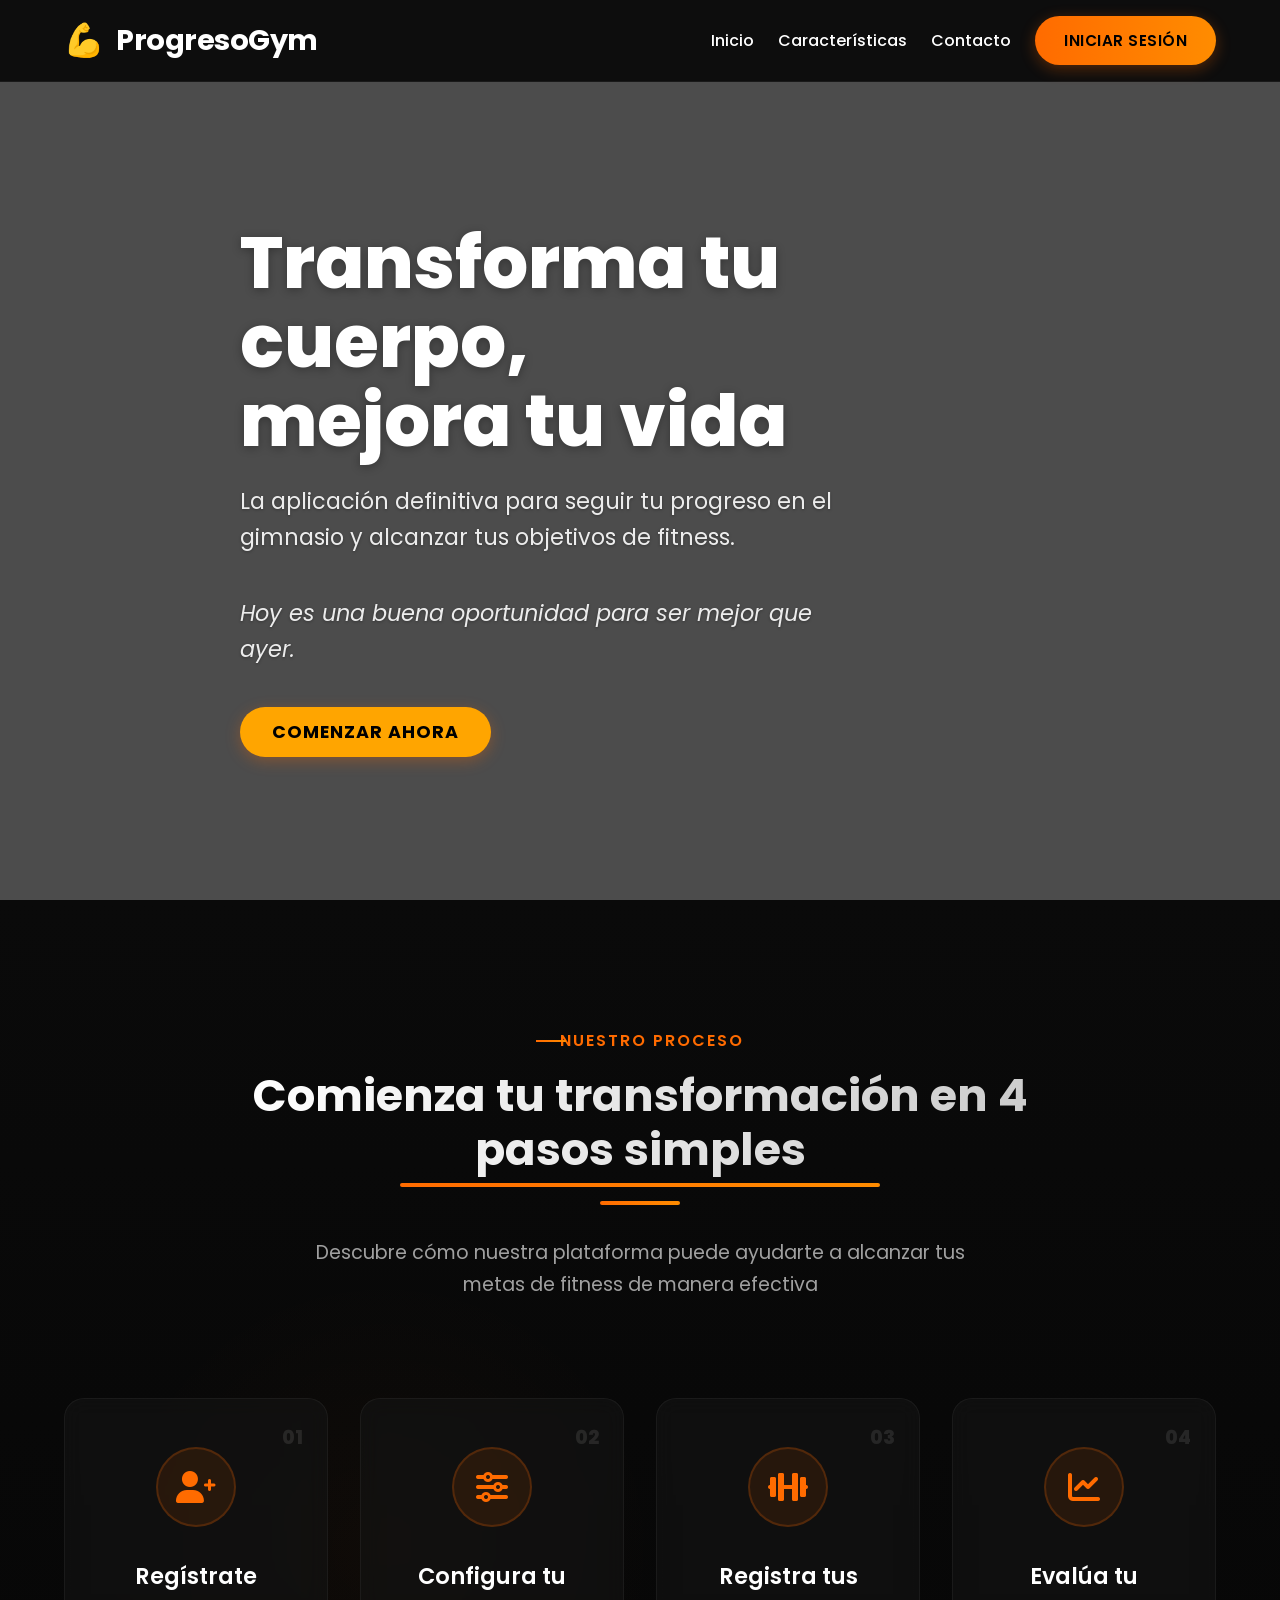
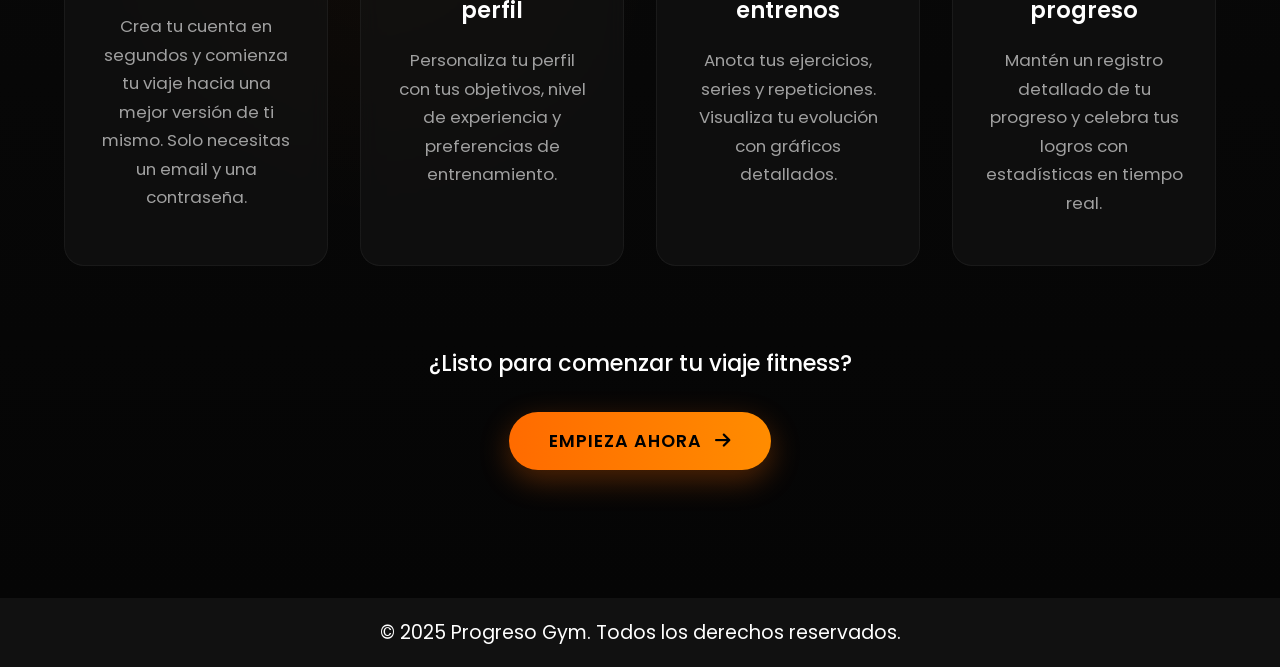
<file: index.html>
<!DOCTYPE html>
<html lang="es">
<head>
  <meta charset="UTF-8" />
  <meta name="viewport" content="width=device-width, initial-scale=1.0" />
  <meta name="description" content="Progreso Gym: registra tus entrenamientos, mide tu progreso y alcanza tus objetivos de fitness con precisión.">
  <meta name="keywords" content="fitness, gimnasio, progreso, entrenamiento, fuerza, salud, gym, registro de entrenamientos">
  <meta name="author" content="Progreso Gym Team">
  <title>Progreso Gym - Transforma tu Cuerpo, Mejora tu Vida</title>
  <link rel="stylesheet" href="https://cdnjs.cloudflare.com/ajax/libs/animate.css/4.1.1/animate.min.css" />
  <link rel="stylesheet" href="https://cdnjs.cloudflare.com/ajax/libs/font-awesome/6.0.0-beta3/css/all.min.css">
  <link rel="stylesheet" href="indexdefa.css" />
</head>
<body>
  <!-- Barra de Navegación -->
  <nav class="navbar">
    <div class="contenedor">
      <a href="#" class="logo">ProgresoGym</a>
      <div class="nav-buttons">
        <a href="#inicio" class="nav-link">Inicio</a>
        <a href="#caracteristicas" class="nav-link">Características</a>
        <a href="#contacto" class="nav-link">Contacto</a>
        <a href="frontend/html/InicioSesion.html" class="nav-button">Iniciar Sesión</a>
      </div>
    </div>
  </nav>

  <!-- Sección Hero -->
  <section class="hero" id="inicio">
    <div class="contenedor">
      <h1 class="animate__animated animate__fadeInDown">Transforma tu cuerpo,<br>mejora tu vida</h1>
      <p class="animate__animated animate__fadeInUp animate__delay-1s">La aplicación definitiva para seguir tu progreso en el gimnasio y alcanzar tus objetivos de fitness.</p>
      <p id="fraseTexto" class="frase-motivacional animate__animated animate__fadeIn" style="margin-top: 20px; font-style: italic;"></p>
      <a href="frontend/html/Registro.html" class="cta-button animate__animated animate__fadeInUp animate__delay-2s">Comenzar Ahora</a>
    </div>
  </section>

  <section class="steps-section" id="pasos">
    <div class="contenedor">
      <div class="section-header">
        <span class="section-subtitle">NUESTRO PROCESO</span>
        <h2 class="section-title">Comienza tu transformación en 4 pasos simples</h2>
        <div class="section-divider"></div>
        <p class="section-description">Descubre cómo nuestra plataforma puede ayudarte a alcanzar tus metas de fitness de manera efectiva</p>
      </div>
      
      <div class="steps-grid">
        <div class="step-card animate__animated animate__fadeInUp">
          <div class="step-number">01</div>
          <div class="step-content">
            <div class="step-icon">
              <i class="fas fa-user-plus"></i>
            </div>
            <h3>Regístrate</h3>
            <p>Crea tu cuenta en segundos y comienza tu viaje hacia una mejor versión de ti mismo. Solo necesitas un email y una contraseña.</p>
          </div>
          <div class="step-line"></div>
        </div>
        
        <div class="step-card animate__animated animate__fadeInUp" style="animation-delay: 0.2s">
          <div class="step-number">02</div>
          <div class="step-content">
            <div class="step-icon">
              <i class="fas fa-sliders-h"></i>
            </div>
            <h3>Configura tu perfil</h3>
            <p>Personaliza tu perfil con tus objetivos, nivel de experiencia y preferencias de entrenamiento.</p>
          </div>
          <div class="step-line"></div>
        </div>
        
        <div class="step-card animate__animated animate__fadeInUp" style="animation-delay: 0.4s">
          <div class="step-number">03</div>
          <div class="step-content">
            <div class="step-icon">
              <i class="fas fa-dumbbell"></i>
            </div>
            <h3>Registra tus entrenos</h3>
            <p>Anota tus ejercicios, series y repeticiones. Visualiza tu evolución con gráficos detallados.</p>
          </div>
          <div class="step-line"></div>
        </div>
        
        <div class="step-card animate__animated animate__fadeInUp" style="animation-delay: 0.6s">
          <div class="step-number">04</div>
          <div class="step-content">
            <div class="step-icon">
              <i class="fas fa-chart-line"></i>
            </div>
            <h3>Evalúa tu progreso</h3>
            <p>Mantén un registro detallado de tu progreso y celebra tus logros con estadísticas en tiempo real.</p>
          </div>
        </div>
      </div>
      
      <div class="steps-cta">
        <p>¿Listo para comenzar tu viaje fitness?</p>
        <a href="frontend/html/Registro.html" class="cta-button">Empieza Ahora <i class="fas fa-arrow-right"></i></a>
      </div>
    </div>
  </section>
  <!-- Sección CTA -->
  <footer class="footer">
    <div class="contenedor">
      <p>&copy; 2025 Progreso Gym. Todos los derechos reservados.</p>
    </div>
  </footer>

  <script>
    // Array de frases motivacionales
    const frases = [
      "¡Cada repetición te acerca a tu mejor versión!",
      "El éxito comienza con la decisión de intentarlo.",
      "Tu cuerpo logra lo que tu mente cree.",
      "No esperes resultados diferentes si siempre haces lo mismo.",
      "El dolor que sientes hoy será la fuerza que sientas mañana.",
      "La disciplina es el puente entre tus metas y tus logros.",
      "No cuentes los días, haz que los días cuenten.",
      "El único entrenamiento malo es el que no se hace.",
      "Sé más fuerte que tus excusas.",
      "El dolor es temporal, el orgullo es para siempre.",
      "No te rindas cuando estés más cerca de lo que piensas.",
      "La diferencia entre lo imposible y lo posible está en la determinación.",
      "Cada gota de sudor te acerca a tu meta.",
      "El único límite es el que te pones a ti mismo.",
      "Hoy es una buena oportunidad para ser mejor que ayer."
    ];

    // Función para obtener una frase aleatoria
    function mostrarFraseAleatoria() {
      const fraseElemento = document.getElementById('fraseTexto');
      if (fraseElemento) {
        const indiceAleatorio = Math.floor(Math.random() * frases.length);
        fraseElemento.style.opacity = '0';
        setTimeout(() => {
          fraseElemento.textContent = frases[indiceAleatorio];
          fraseElemento.style.opacity = '1';
        }, 500);
      }
    }

    // Mostrar una frase aleatoria al cargar la página
    document.addEventListener('DOMContentLoaded', function() {
      const fraseElemento = document.getElementById('fraseTexto');
      if (fraseElemento) {
        const indiceAleatorio = Math.floor(Math.random() * frases.length);
        fraseElemento.textContent = frases[indiceAleatorio];
        
        // Cambiar la frase cada 8 segundos
        setInterval(mostrarFraseAleatoria, 8000);
      }
    });
  </script>
  <script src="frontend/js/index.js"></script>
</body>
</html>
</file>
<file: indexdefa.css>
@import url('https://fonts.googleapis.com/css2?family=Poppins:wght@300;400;500;600;700&display=swap');

/* Estilos generales */
* {
  margin: 0;
  padding: 0;
  box-sizing: border-box;
  font-family: 'Poppins', sans-serif;
}

/* Variables de colores */
:root {
  --color-primario: #ff6b00;
  --color-secundario: #ff8c00;
  --color-fondo: #0a0a0a;
  --color-texto: #ffffff;
  --color-texto-secundario: #a0a0a0;
  --gradiente: linear-gradient(90deg, var(--color-primario), var(--color-secundario));
}

/* Barra de navegación */
.navbar {
  background-color: rgba(10, 10, 10, 0.95);
  backdrop-filter: blur(10px);
  -webkit-backdrop-filter: blur(10px);
  position: fixed;
  width: 100%;
  top: 0;
  left: 0;
  z-index: 1000;
  padding: 1rem 0;
  border-bottom: 1px solid rgba(255, 255, 255, 0.05);
}

.navbar .contenedor {
  display: flex;
  justify-content: space-between;
  align-items: center;
  padding: 0 5%;
  max-width: 1400px;
  margin: 0 auto;
}

.logo {
  font-size: 1.8rem;
  font-weight: 700;
  color: var(--color-texto);
  text-decoration: none;
  display: flex;
  align-items: center;
  gap: 0.8rem;
  letter-spacing: -0.5px;
}

.logo::before {
  content: '💪';
  font-size: 2rem;
}

.nav-buttons {
  display: flex;
  gap: 1.5rem;
  align-items: center;
}

.nav-link {
  color: var(--color-texto);
  text-decoration: none;
  font-weight: 500;
  font-size: 1rem;
  transition: all 0.3s ease;
  position: relative;
  padding: 0.5rem 0;
}

.nav-link::after {
  content: '';
  position: absolute;
  width: 0;
  height: 2px;
  bottom: 0;
  left: 0;
  background: var(--gradiente);
  transition: width 0.3s ease;
}

.nav-link:hover::after,
.nav-link.active::after {
  width: 100%;
}

.nav-button {
  background: var(--gradiente);
  color: #000;
  border: none;
  border-radius: 30px;
  padding: 0.8rem 1.8rem;
  font-weight: 600;
  font-size: 0.95rem;
  cursor: pointer;
  text-decoration: none;
  transition: all 0.3s ease;
  box-shadow: 0 4px 15px rgba(255, 107, 0, 0.3);
  text-transform: uppercase;
  letter-spacing: 0.5px;
}

.nav-button:hover {
  transform: translateY(-2px);
  box-shadow: 0 6px 20px rgba(255, 107, 0, 0.5);
}

/* Hero section */
.hero {
  min-height: 100vh;
  background: linear-gradient(rgba(0, 0, 0, 0.7), rgba(0, 0, 0, 0.7)), 
              url('https://images.unsplash.com/photo-1571019613454-1cb2f99b2d8b?ixlib=rb-1.2.1&auto=format&fit=crop&w=1950&q=80') no-repeat center center/cover;
  color: var(--color-texto);
  display: flex;
  align-items: center;
  padding-top: 80px;
  position: relative;
  overflow: hidden;
  text-align: left;
}

.hero .contenedor {
  max-width: 1200px;
  margin: 0 auto;
  padding: 2rem 5%;
  position: relative;
  z-index: 1;
}

.hero h1 {
  font-size: 4.5rem;
  font-weight: 800;
  line-height: 1.1;
  margin-bottom: 1.5rem;
  color: #fff;
  text-shadow: 0 2px 10px rgba(0, 0, 0, 0.3);
  max-width: 800px;
}

.hero p {
  font-size: 1.4rem;
  color: rgba(255, 255, 255, 0.9);
  margin-bottom: 2.5rem;
  max-width: 600px;
  line-height: 1.6;
  text-shadow: 0 1px 3px rgba(0, 0, 0, 0.3);
}

.cta-button {
  display: inline-block;
  background: var(--gradiente);
  color: #000;
  padding: 1rem 2.5rem;
  border-radius: 30px;
  font-weight: 600;
  font-size: 1.1rem;
  text-decoration: none;
  transition: all 0.3s ease;
  box-shadow: 0 4px 15px rgba(255, 107, 0, 0.3);
  text-transform: uppercase;
  letter-spacing: 1px;
  border: none;
  cursor: pointer;
}

.cta-button:hover {
  transform: translateY(-3px);
  box-shadow: 0 6px 20px rgba(255, 107, 0, 0.5);
  color: #000;
}

/* Sección de características */
.section-title {
  text-align: center;
  font-size: 2.5rem;
  margin-bottom: 3rem;
  color: #fff;
  position: relative;
  display: inline-block;
  left: 50%;
  transform: translateX(-50%);
}

.section-title::after {
  content: '';
  position: absolute;
  width: 60%;
  height: 4px;
  background: var(--gradiente);
  bottom: -10px;
  left: 20%;
  border-radius: 2px;
}

.features {
  padding: 8rem 5%;
  background-color: #0f0f0f;
}

.features .contenedor {
  max-width: 1200px;
  margin: 0 auto;
}

.features-grid {
  display: grid;
  grid-template-columns: repeat(auto-fit, minmax(300px, 1fr));
  gap: 2.5rem;
  margin-top: 3rem;
}

.feature-card {
  background: rgba(255, 255, 255, 0.02);
  border: 1px solid rgba(255, 255, 255, 0.05);
  border-radius: 15px;
  padding: 3rem 2rem;
  transition: all 0.3s ease;
  text-align: center;
  backdrop-filter: blur(10px);
}

.feature-card:hover {
  transform: translateY(-10px);
  background: rgba(255, 255, 255, 0.03);
  border-color: rgba(255, 107, 0, 0.2);
  box-shadow: 0 15px 30px rgba(0, 0, 0, 0.3);
}

.feature-icon {
  font-size: 3rem;
  margin-bottom: 1.5rem;
  background: var(--gradiente);
  -webkit-background-clip: text;
  -webkit-text-fill-color: transparent;
  background-clip: text;
  display: inline-block;
  width: 80px;
  height: 80px;
  line-height: 80px;
  border-radius: 50%;
  background: rgba(255, 107, 0, 0.1);
  margin-bottom: 2rem;
}

.feature-card h3 {
  font-size: 1.5rem;
  color: #fff;
  margin-bottom: 1.2rem;
  font-weight: 600;
}

.feature-card p {
  color: var(--color-texto-secundario);
  line-height: 1.7;
  font-size: 1.05rem;
}

/* Estilos responsivos */
@media (max-width: 1024px) {
  .hero h1 {
    font-size: 3.5rem;
  }
}

@media (max-width: 768px) {
  .hero h1 {
    font-size: 2.8rem;
  }
  
  .hero p {
    font-size: 1.1rem;
  }
  
  .features-grid {
    grid-template-columns: 1fr;
  }
}

@media (max-width: 480px) {
  .hero h1 {
    font-size: 2.2rem;
  }
  
  .nav-buttons {
    display: none;
  }
  
  .mobile-menu-btn {
    display: block;
  }
}

/* Botones */
.boton {
  background: var(--gradiente);
  color: #000;
  border: none;
  border-radius: 30px;
  padding: 0.8rem 1.8rem;
  font-weight: 600;
  font-size: 0.95rem;
  cursor: pointer;
  text-decoration: none;
  transition: all 0.3s ease;
  box-shadow: 0 4px 15px rgba(255, 107, 0, 0.3);
  text-transform: uppercase;
  letter-spacing: 0.5px;
}

.boton:hover {
  transform: translateY(-2px);
  box-shadow: 0 6px 20px rgba(255, 107, 0, 0.5);
}

.boton.secundario {
  background: transparent;
  border: 2px solid var(--color-primario);
  color: var(--color-primario);
  transition: all 0.3s ease;
}

.boton.secundario:hover {
  background: rgba(255, 107, 0, 0.1);
  transform: translateY(-2px);
  box-shadow: 0 4px 8px rgba(255, 107, 0, 0.2);
}

/* Tutorial Section Styles */
.tutorial-section {
  padding: 3rem 2rem;
  background: #1a1a1a;
  margin-top: 1rem;
}

.tutorial-grid {
  display: grid;
  grid-template-columns: repeat(auto-fit, minmax(250px, 1fr));
  gap: 1.5rem;
  max-width: 1200px;
  margin: 0 auto;
}

.tutorial-card {
  background: #2a2a2a;
  padding: 1.5rem;
  border-radius: 8px;
  box-shadow: 0 4px 6px rgba(0, 0, 0, 0.2);
  transition: transform 0.3s ease;
}

.tutorial-card:hover {
  transform: translateY(-5px);
}

.tutorial-card h3 {
  color: #ffa500;
  margin-bottom: 0.75rem;
  font-size: 1.1rem;
}

.tutorial-card p {
  color: #ffffff;
  line-height: 1.5;
  font-size: 0.95rem;
}

/* Sección de 4 Pasos */
.steps-section {
  padding: 8rem 5%;
  background-color: #050505;
  position: relative;
  overflow: hidden;
  background: radial-gradient(circle at 30% 50%, rgba(255, 107, 0, 0.03) 0%, transparent 25%),
              linear-gradient(to bottom, #0a0a0a 0%, #050505 100%);
}

.section-header {
  text-align: center;
  max-width: 800px;
  margin: 0 auto 5rem;
  position: relative;
}

.section-subtitle {
  display: inline-block;
  color: var(--color-primario);
  font-size: 1rem;
  font-weight: 600;
  letter-spacing: 2px;
  margin-bottom: 1rem;
  text-transform: uppercase;
  position: relative;
  padding-left: 1.5rem;
}

.section-subtitle::before {
  content: '';
  position: absolute;
  left: 0;
  top: 50%;
  transform: translateY(-50%);
  width: 30px;
  height: 2px;
  background: var(--gradiente);
}

.section-title {
  font-size: 2.8rem;
  color: #fff;
  margin-bottom: 1.5rem;
  line-height: 1.2;
  font-weight: 700;
  background: linear-gradient(to right, #fff, #ccc);
  -webkit-background-clip: text;
  -webkit-text-fill-color: transparent;
  background-clip: text;
}

.section-divider {
  width: 80px;
  height: 4px;
  background: var(--gradiente);
  margin: 0 auto 2rem;
  border-radius: 2px;
}

.section-description {
  color: var(--color-texto-secundario);
  font-size: 1.2rem;
  line-height: 1.7;
  max-width: 700px;
  margin: 0 auto;
}

.steps-grid {
  display: grid;
  grid-template-columns: repeat(4, 1fr);
  gap: 2rem;
  margin: 6rem 0 4rem;
  position: relative;
}

.step-card {
  background: rgba(20, 20, 20, 0.6);
  border: 1px solid rgba(255, 255, 255, 0.05);
  border-radius: 20px;
  padding: 3rem 2rem;
  text-align: center;
  transition: all 0.4s cubic-bezier(0.175, 0.885, 0.32, 1.275);
  position: relative;
  overflow: hidden;
  z-index: 1;
  backdrop-filter: blur(10px);
}

.step-card::before {
  content: '';
  position: absolute;
  top: 0;
  left: 0;
  right: 0;
  bottom: 0;
  background: linear-gradient(135deg, rgba(255, 107, 0, 0.1) 0%, transparent 100%);
  opacity: 0;
  transition: all 0.4s ease;
  z-index: -1;
}

.step-card:hover {
  transform: translateY(-10px);
  border-color: rgba(255, 107, 0, 0.2);
  box-shadow: 0 15px 40px rgba(0, 0, 0, 0.3);
}

.step-card:hover::before {
  opacity: 1;
}

.step-number {
  font-size: 1.2rem;
  font-weight: 800;
  color: rgba(255, 255, 255, 0.1);
  position: absolute;
  top: 1.5rem;
  right: 1.5rem;
  transition: all 0.3s ease;
}

.step-card:hover .step-number {
  color: rgba(255, 255, 255, 0.15);
  transform: scale(1.5);
  right: 1.2rem;
  top: 1.2rem;
}

.step-icon {
  width: 80px;
  height: 80px;
  background: rgba(255, 107, 0, 0.1);
  border-radius: 50%;
  display: flex;
  align-items: center;
  justify-content: center;
  margin: 0 auto 2rem;
  font-size: 2rem;
  color: var(--color-primario);
  border: 2px solid rgba(255, 107, 0, 0.2);
  transition: all 0.3s ease;
}

.step-card:hover .step-icon {
  background: var(--gradiente);
  color: #000;
  transform: rotateY(180deg);
  border-color: transparent;
}

.step-content {
  position: relative;
  z-index: 2;
}

.step-card h3 {
  font-size: 1.4rem;
  color: #fff;
  margin-bottom: 1.2rem;
  font-weight: 600;
  position: relative;
  display: inline-block;
}

.step-card h3::after {
  content: '';
  position: absolute;
  bottom: -8px;
  left: 0;
  width: 40px;
  height: 3px;
  background: var(--gradiente);
  opacity: 0;
  transition: all 0.3s ease;
}

.step-card:hover h3::after {
  opacity: 1;
  width: 100%;
}

.step-card p {
  color: var(--color-texto-secundario);
  line-height: 1.7;
  font-size: 1.05rem;
  margin-bottom: 0;
  transition: all 0.3s ease;
}

.step-line {
  position: absolute;
  top: 50%;
  right: -2rem;
  width: 2rem;
  height: 2px;
  background: rgba(255, 255, 255, 0.1);
  z-index: 1;
}

.step-line::after {
  content: '';
  position: absolute;
  top: 50%;
  right: 0;
  transform: translateY(-50%);
  width: 10px;
  height: 10px;
  border-radius: 50%;
  background: var(--gradiente);
  opacity: 0;
  transition: all 0.3s ease;
}

.step-card:hover .step-line::after {
  opacity: 1;
  animation: pulse 1.5s infinite;
}

.steps-cta {
  text-align: center;
  margin-top: 5rem;
}

.steps-cta p {
  font-size: 1.4rem;
  color: #fff;
  margin-bottom: 2rem;
  font-weight: 500;
}

.steps-cta .cta-button {
  display: inline-flex;
  align-items: center;
  gap: 0.8rem;
  padding: 1rem 2.5rem;
  font-size: 1.1rem;
  font-weight: 600;
  border-radius: 50px;
  background: var(--gradiente);
  color: #000;
  text-decoration: none;
  transition: all 0.3s ease;
  box-shadow: 0 10px 30px rgba(255, 107, 0, 0.3);
}

.steps-cta .cta-button i {
  transition: transform 0.3s ease;
}

.steps-cta .cta-button:hover {
  transform: translateY(-3px);
  box-shadow: 0 15px 40px rgba(255, 107, 0, 0.4);
}

.steps-cta .cta-button:hover i {
  transform: translateX(5px);
}

@keyframes pulse {
  0% {
    transform: translateY(-50%) scale(1);
    opacity: 0.8;
  }
  50% {
    transform: translateY(-50%) scale(1.3);
    opacity: 1;
  }
  100% {
    transform: translateY(-50%) scale(1);
    opacity: 0.8;
  }
}

/* Media Queries para la sección de pasos */
@media (max-width: 1200px) {
  .steps-grid {
    grid-template-columns: repeat(2, 1fr);
    gap: 2.5rem;
  }
  
  .step-card:nth-child(2) .step-line,
  .step-card:nth-child(4) .step-line {
    display: none;
  }
  
  .step-line {
    top: auto;
    right: 50%;
    bottom: -2.5rem;
    width: 2px;
    height: 2.5rem;
  }
  
  .step-line::after {
    top: 100%;
    right: 50%;
    transform: translate(50%, -50%);
  }
}

@media (max-width: 768px) {
  .section-title {
    font-size: 2.2rem;
  }
  
  .section-description {
    font-size: 1.1rem;
  }
  
  .steps-grid {
    grid-template-columns: 1fr;
    max-width: 500px;
    margin: 4rem auto 2rem;
  }
  
  .step-card {
    padding: 2.5rem 2rem;
  }
  
  .step-line {
    display: none;
  }
  
  .steps-cta p {
    font-size: 1.2rem;
  }
}

@media (max-width: 480px) {
  .section-title {
    font-size: 1.8rem;
  }
  
  .section-description {
    font-size: 1rem;
  }
  
  .step-card {
    padding: 2rem 1.5rem;
  }
  
  .step-icon {
    width: 70px;
    height: 70px;
    font-size: 1.8rem;
  }
  
  .step-card h3 {
    font-size: 1.3rem;
  }
  
  .step-card p {
    font-size: 1rem;
  }
}

/* CTA Section Styles */
.cta-section {
  padding: 8rem 5%;
  background: linear-gradient(135deg, #1a1a1a 0%, #0a0a0a 100%);
  text-align: center;
  position: relative;
  overflow: hidden;
}

.cta-section::before {
  content: '';
  position: absolute;
  top: 0;
  left: 0;
  right: 0;
  bottom: 0;
  background: url('https://images.unsplash.com/photo-1571902943201-8eb2ccde3b8d?ixlib=rb-1.2.1&auto=format&fit=crop&w=1950&q=80') no-repeat center center/cover;
  opacity: 0.08;
  z-index: 0;
}

.cta-section .contenedor {
  max-width: 800px;
  margin: 0 auto;
  position: relative;
  z-index: 1;
}

.cta-section h2 {
  font-size: 3rem;
  color: #fff;
  margin-bottom: 1.5rem;
  font-weight: 700;
  text-shadow: 0 2px 10px rgba(0, 0, 0, 0.3);
}

.cta-section p {
  font-size: 1.3rem;
  color: rgba(255, 255, 255, 0.9);
  margin-bottom: 3rem;
  max-width: 600px;
  margin-left: auto;
  margin-right: auto;
  line-height: 1.7;
  text-shadow: 0 1px 3px rgba(0, 0, 0, 0.3);
}

.cta-button {
  display: inline-block;
  padding: 0.75rem 2rem;
  background: #ffa500;
  color: #000;
  text-decoration: none;
  border-radius: 25px;
  font-weight: bold;
  transition: background 0.3s ease;
}

.cta-button:hover {
  background: #e68a00;
}

  html {
    scroll-behavior: smooth;
  }

  .nav-link.active {
    font-weight: bold;
    border-bottom: 2px solid var(--primary-color);
  }

  .footer {
  background: #111;
  color: #fff;
  text-align: center;
  padding: 20px;
  font-size: 1.2rem;
}
</file>
